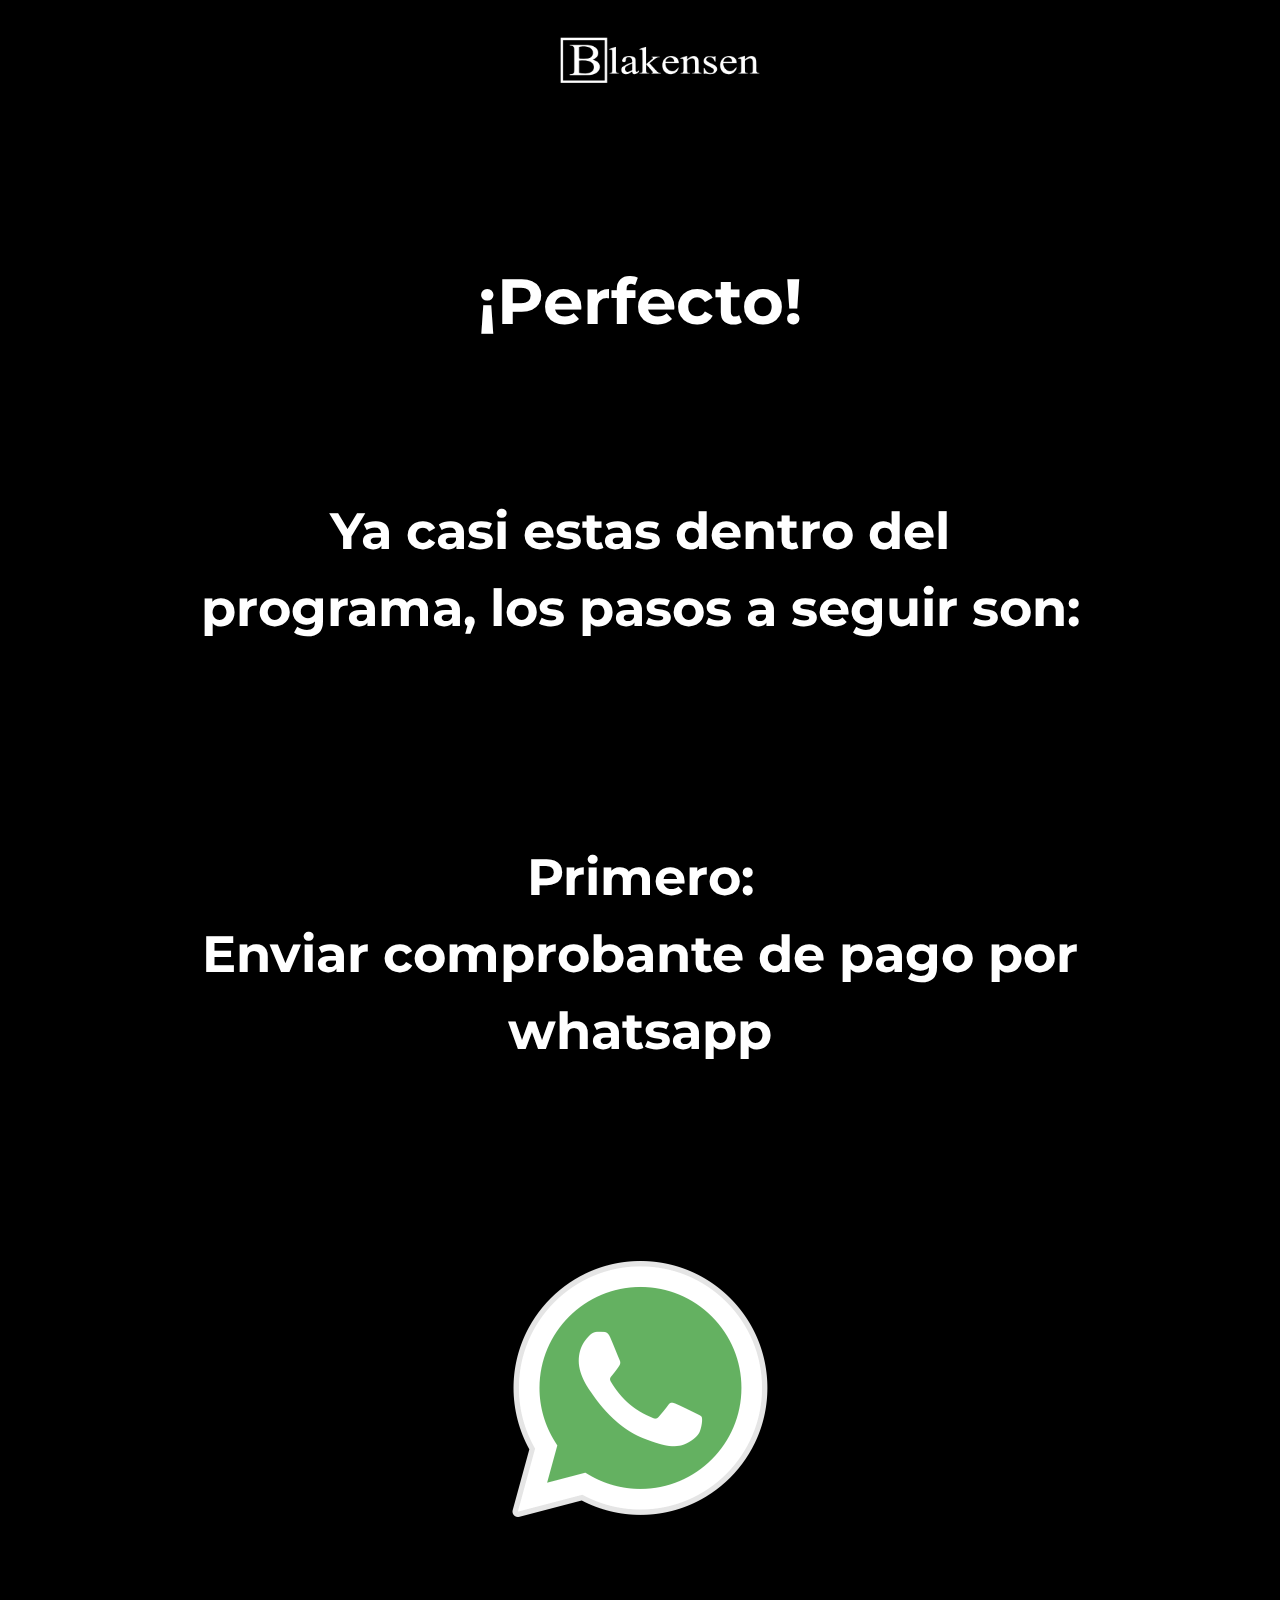
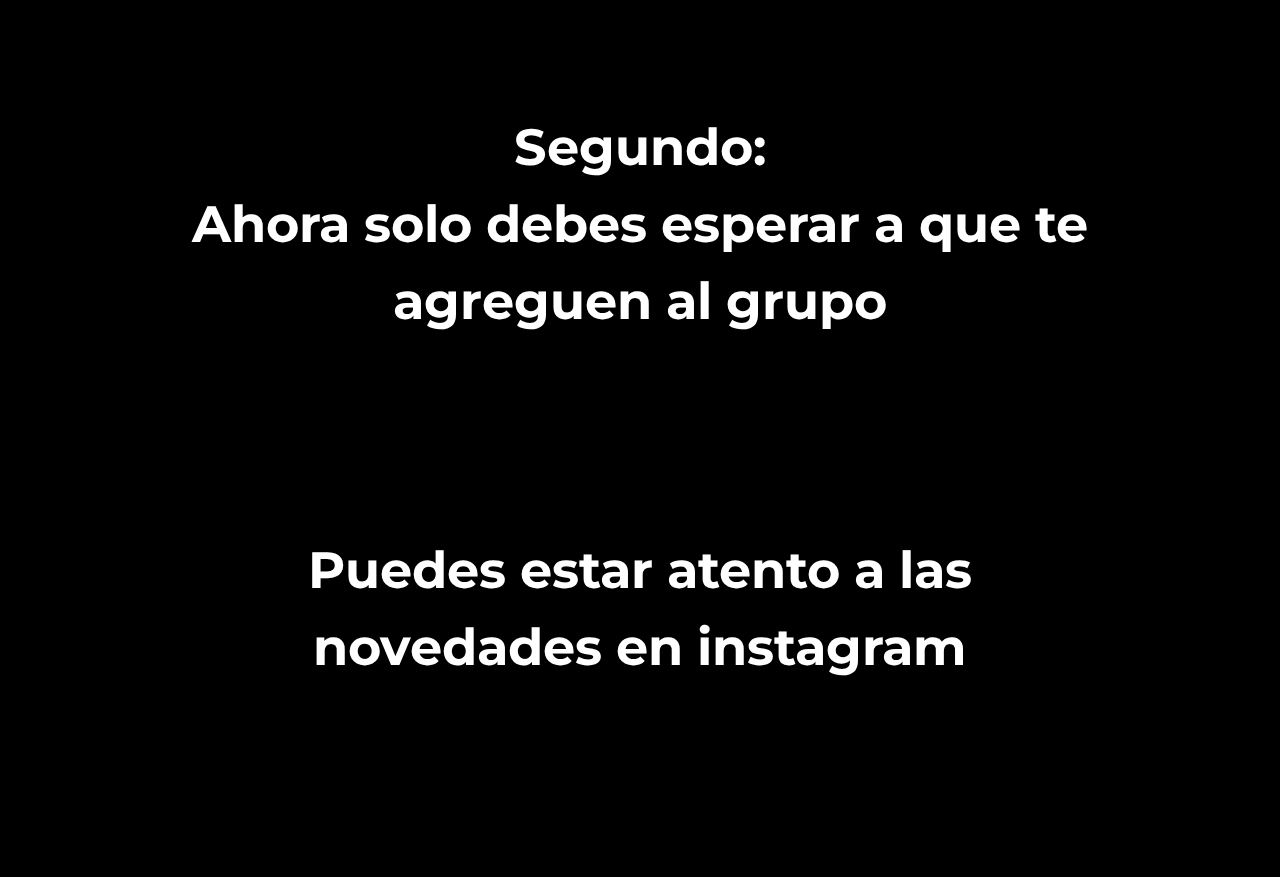
<file: agradecimiento-dc.html>
<!DOCTYPE html>
<html lang="en">
<head>
    <meta charset="UTF-8">
    <meta http-equiv="X-UA-Compatible" content="IE=edge">
    <meta name="viewport" content="width=device-width, initial-scale=1.0">
    <link rel="preconnect" href="https://fonts.gstatic.com" crossorigin>
<link href="https://fonts.googleapis.com/css2?family=Montserrat:wght@500&family=Sniglet&display=swap" rel="stylesheet">
<link rel="stylesheet" href="normalize.css" type="text/css">
    <link rel="stylesheet" href="style-agradecimiento.css" type="text/css">
    <title>Ya estás adentro</title>
</head>
<body class="body">
    <img class="p1blakensen" src="p1blackensenWide.png"alt="">
   <h1 class="primerh1">¡Perfecto!</h1>
   <h2 class="h2"> Ya casi estas dentro del programa, los pasos a seguir son:</h2>
   <h2 class="h2"> Primero:<br> Enviar comprobante de pago por whatsapp </h2>
   <a class="button-whatsapp" href="https://api.whatsapp.com/send?phone=59897377325&text=Ya%20me%20inscrib%C3%AD%20al%20bootcamp%20de%20Daygame%20y%20Cibergame!"><img class="img-whatsapp" src="boton-de-whastapp.png" alt=""></a>
   <h2 class="h2"> Segundo:<br> Ahora solo debes esperar a que te agreguen al grupo </h2>
   <h2 class="h2"> Puedes estar atento a las novedades en instagram</h2>
   <div data-mc-src="085f0c6f-43cc-42c2-a896-692442976fe8#instagram"></div>
        
        <script 
          src="https://cdn2.woxo.tech/a.js#641a77aa0a1605513ab1f222" 
          async data-usrc>
        </script>
</body>
</file>
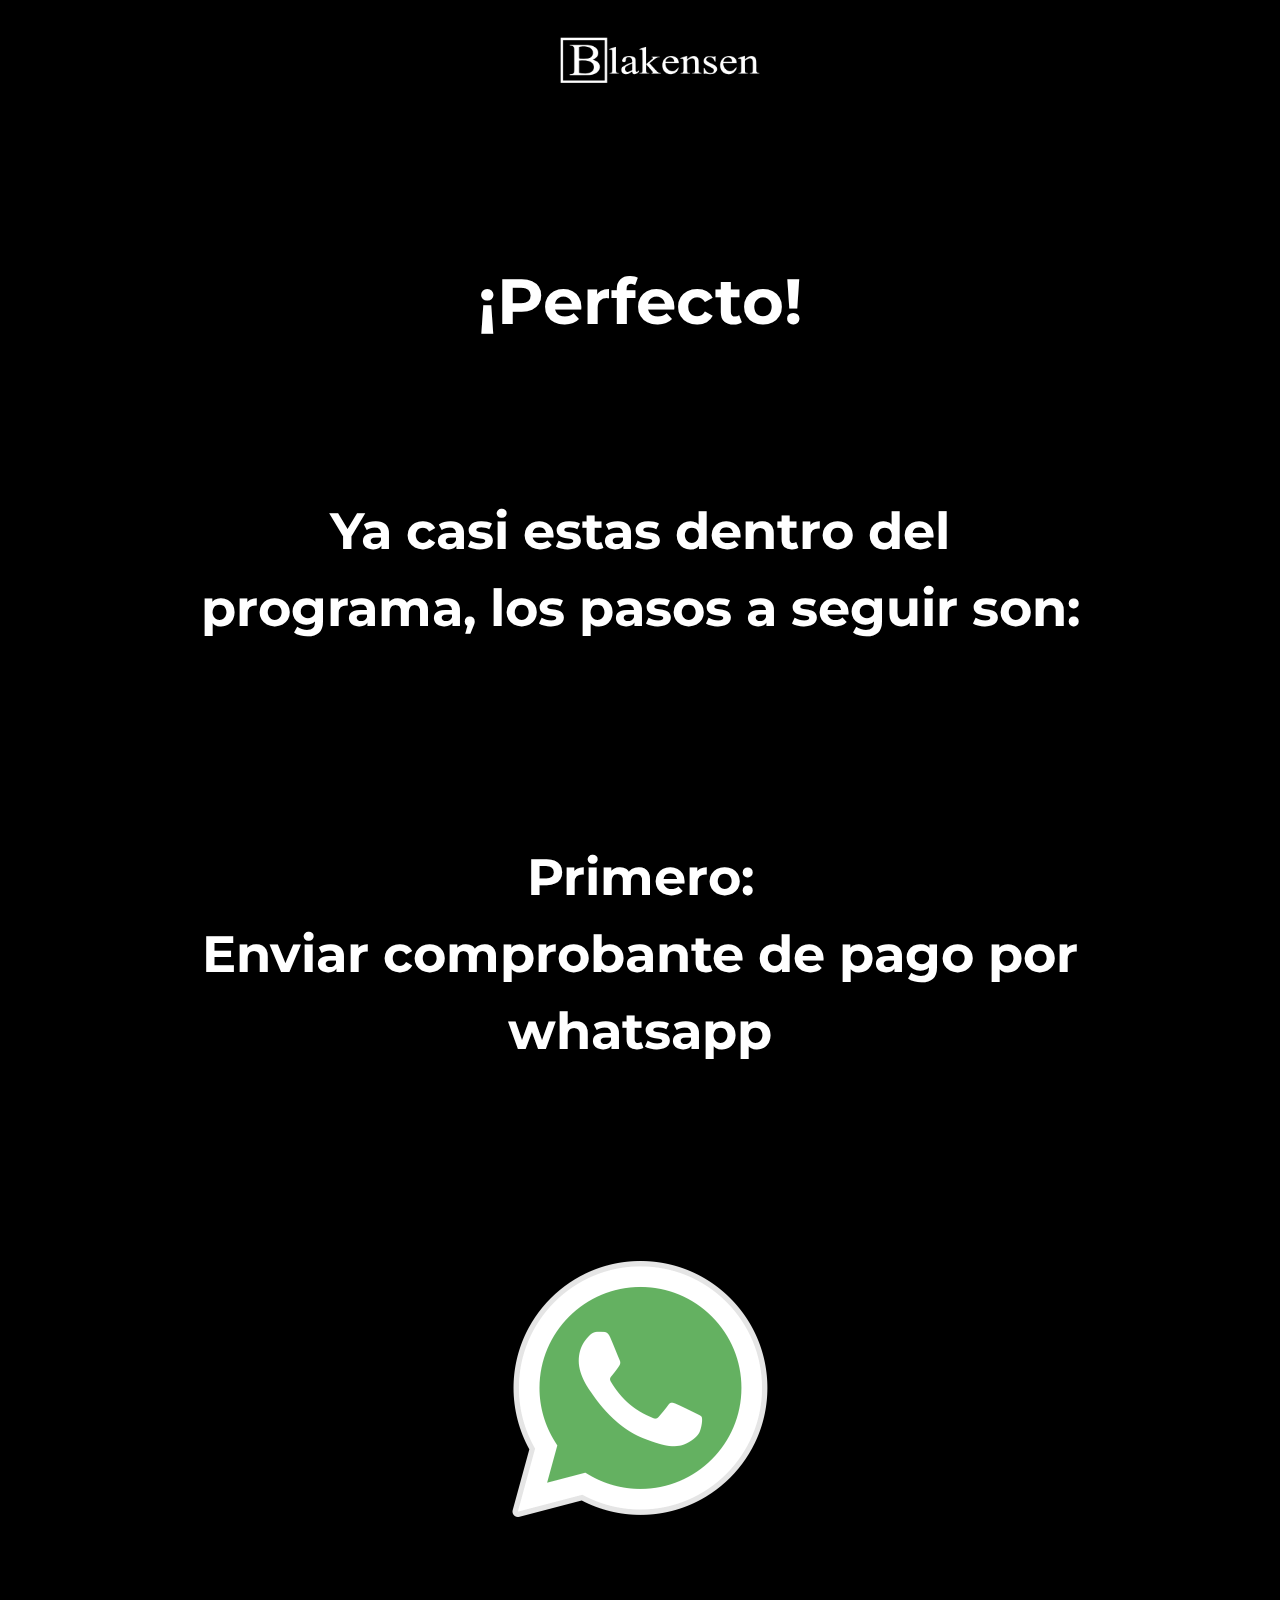
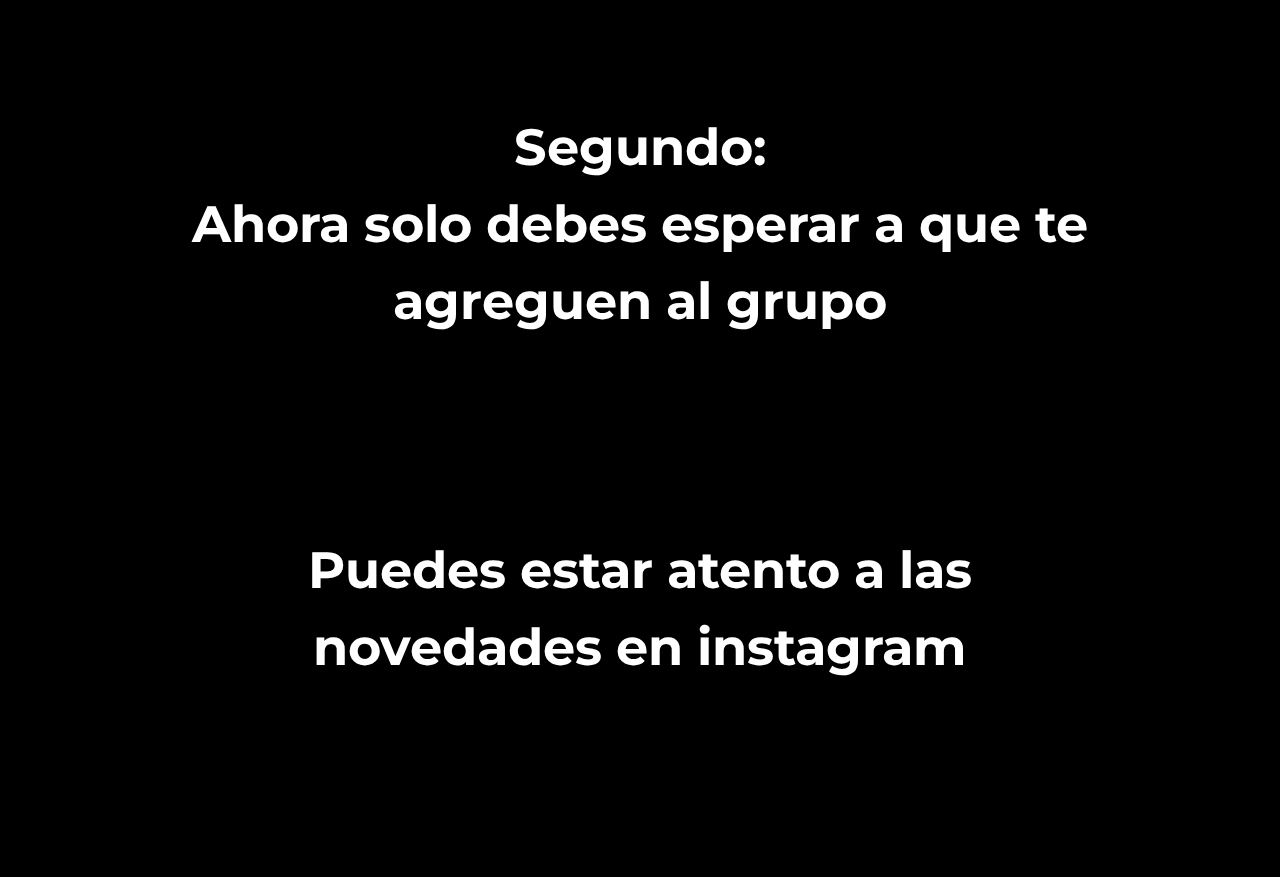
<file: agradecimiento.html>
<!DOCTYPE html>
<html lang="en">
<head>
    <meta charset="UTF-8">
    <meta http-equiv="X-UA-Compatible" content="IE=edge">
    <meta name="viewport" content="width=device-width, initial-scale=1.0">
    <link rel="preconnect" href="https://fonts.gstatic.com" crossorigin>
<link href="https://fonts.googleapis.com/css2?family=Montserrat:wght@500&family=Sniglet&display=swap" rel="stylesheet">
<link rel="stylesheet" href="normalize.css" type="text/css">
    <link rel="stylesheet" href="style-agradecimiento.css" type="text/css">
    <title>Ya estás adentro</title>
</head>
<body class="body">
    <img class="p1blakensen" src="p1blackensenWide.png"alt="">
   <h1 class="primerh1">¡Perfecto!</h1>
   <h2 class="h2"> Ya casi estas dentro del programa, los pasos a seguir son:</h2>
   <h2 class="h2"> Primero:<br> Enviar comprobante de pago por whatsapp </h2>
   <a class="button-whatsapp" href="https://api.whatsapp.com/send?phone=59897377325&text=Envio%20comprobante%20de%20pago%20Master%20en%20seducci%C3%B3n"><img class="img-whatsapp" src="boton-de-whastapp.png" alt=""></a>
   <h2 class="h2"> Segundo:<br> Ahora solo debes esperar a que te agreguen al grupo </h2>
   <h2 class="h2"> Puedes estar atento a las novedades en instagram</h2>
   <div data-mc-src="085f0c6f-43cc-42c2-a896-692442976fe8#instagram"></div>
        
        <script 
          src="https://cdn2.woxo.tech/a.js#641a77aa0a1605513ab1f222" 
          async data-usrc>
        </script>
</body>
</html>
</file>
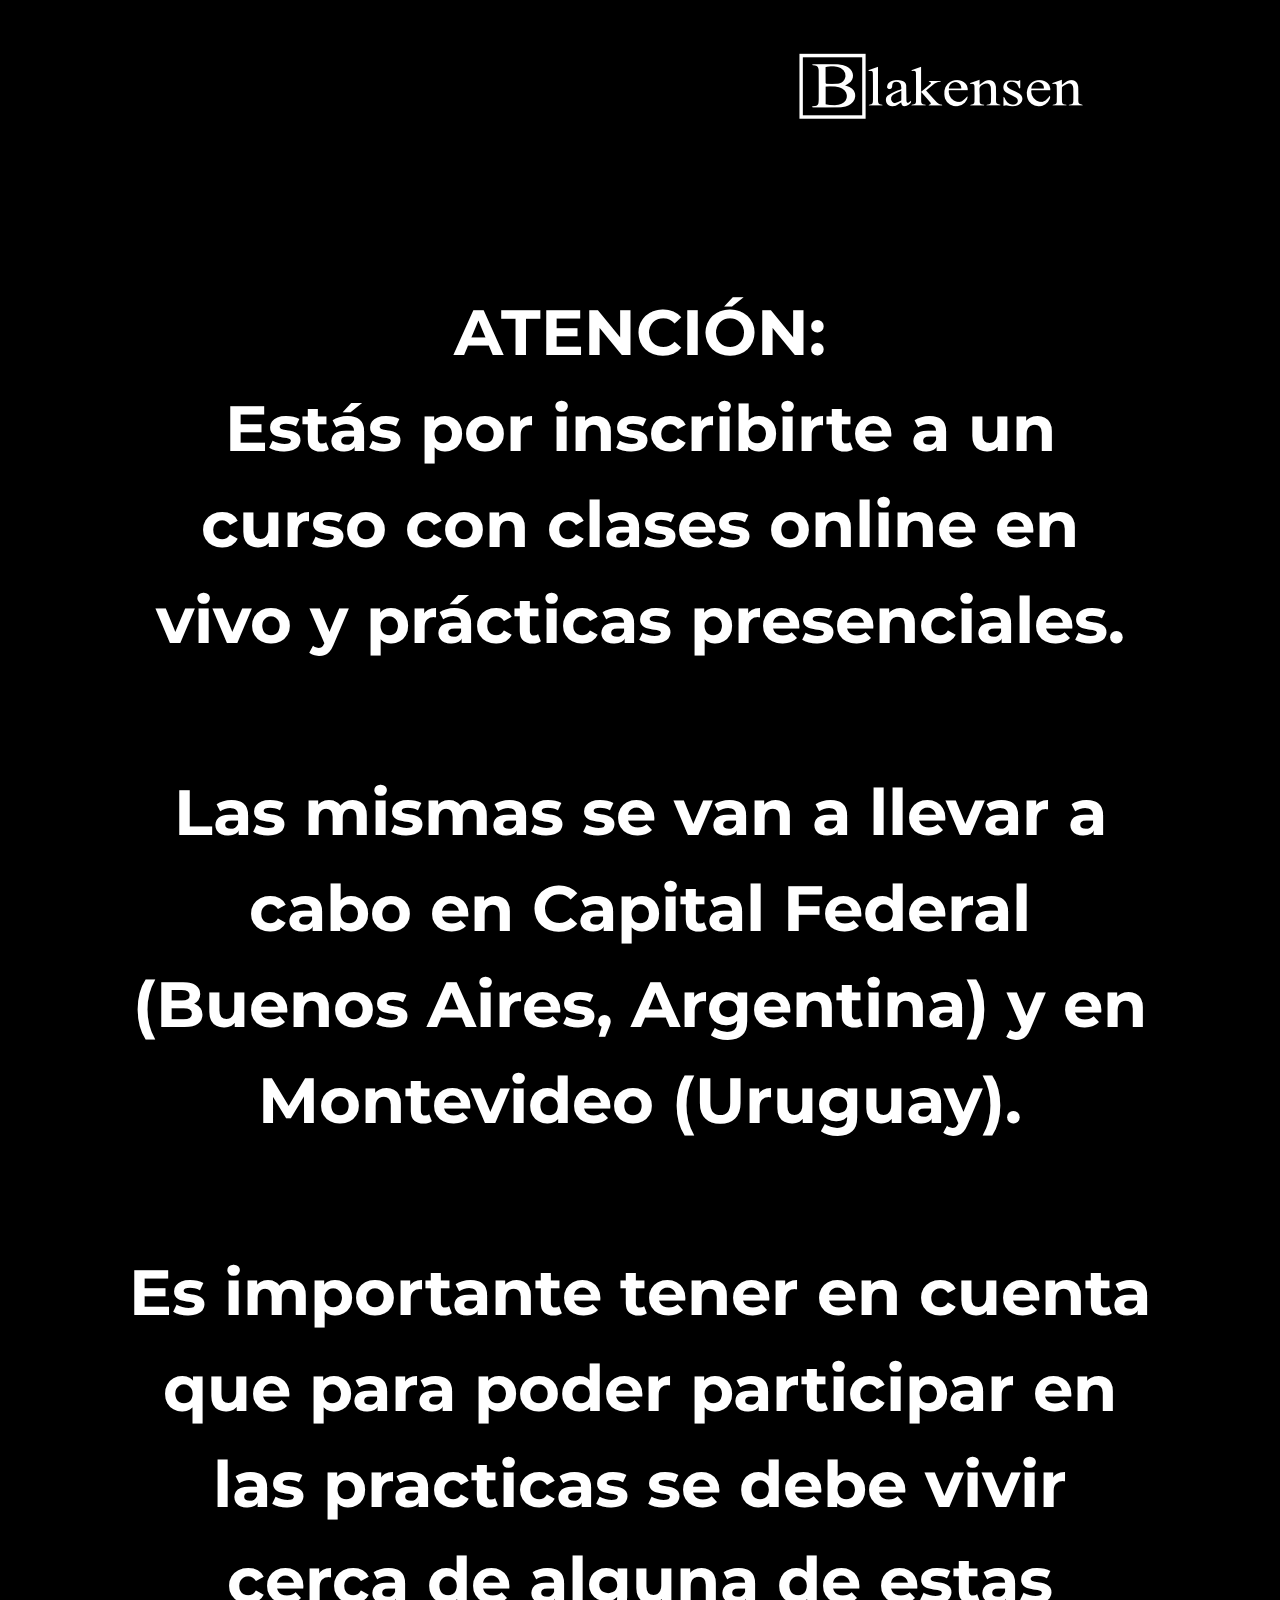
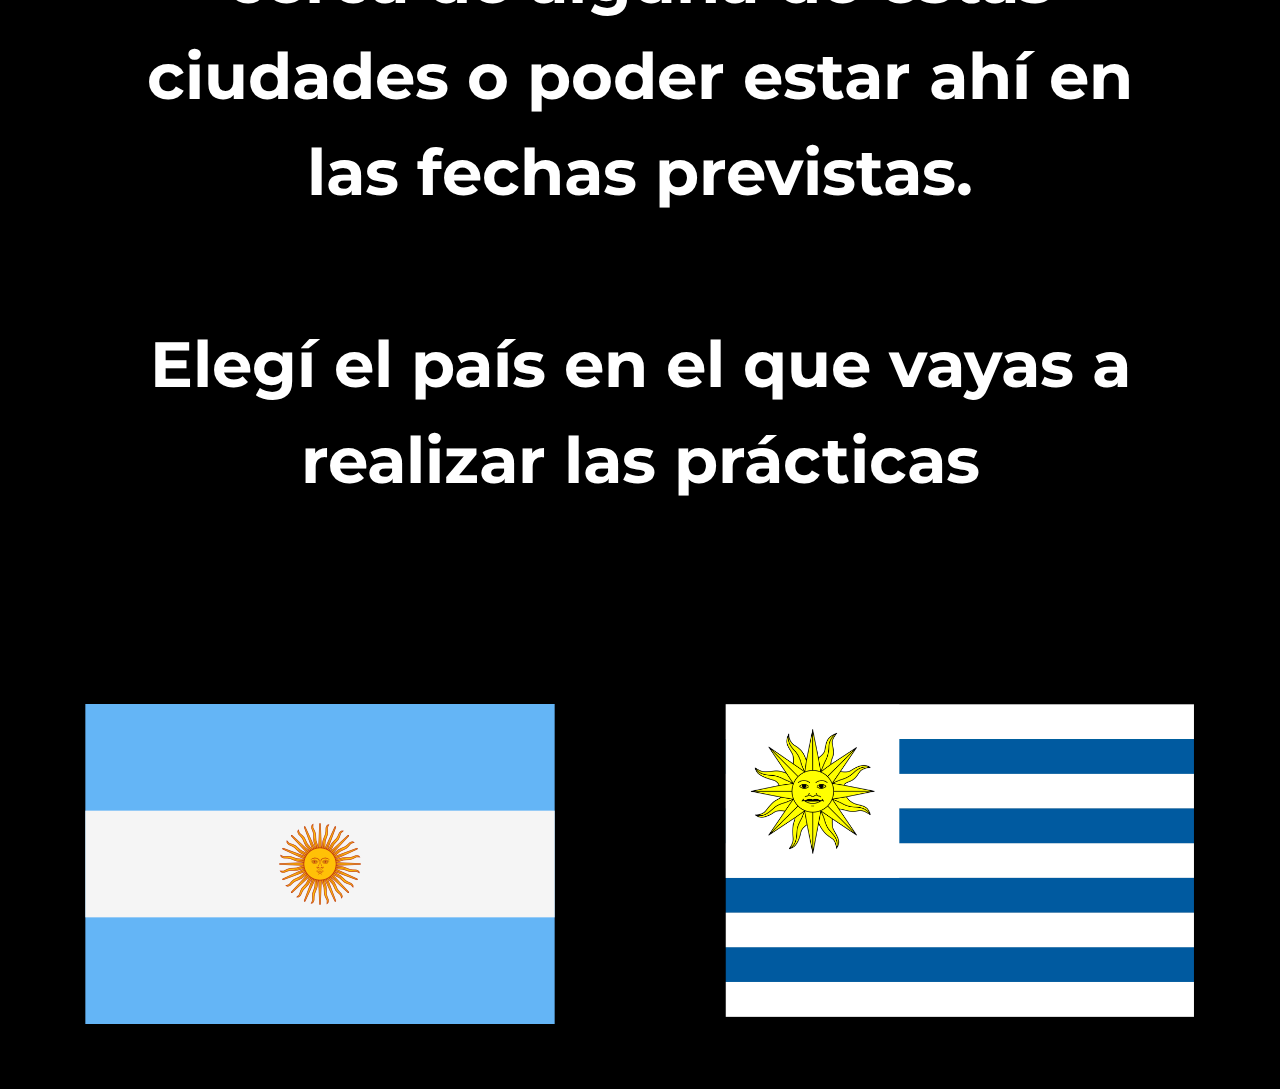
<file: filtro-paises-practica.html>
<!DOCTYPE html>
<html lang="en">
<head>
    <meta charset="UTF-8">
    <meta http-equiv="X-UA-Compatible" content="IE=edge">
    <meta name="viewport" content="width=device-width, initial-scale=1.0">
    <link rel="preconnect" href="https://fonts.gstatic.com" crossorigin>
<link href="https://fonts.googleapis.com/css2?family=Montserrat:wght@500&family=Sniglet&display=swap" rel="stylesheet">
    <link rel="stylesheet" href="normalize.css" type="text/css">
    <link rel="stylesheet" href="filtro-paises-practica.css" type="text/css">
    <title>Pasarela de pagos para curso con práctica</title>
</head>
<body class="body">
    <img src="p1blackensenWide.png" alt="" class="img1-blakensenWide pdf">
    <img src="p1blackensen.png" alt="" class="img1-blakensen pdf">
    <h1 class="h1">ATENCIÓN: <br> Estás por inscribirte a un curso con clases online en vivo y prácticas presenciales. <br><br>
    Las mismas se van a llevar a cabo en Capital Federal (Buenos Aires, Argentina) y en Montevideo (Uruguay). <br><br>
    Es importante tener en cuenta que para poder participar en las practicas se debe vivir cerca de alguna de estas ciudades o poder estar ahí en las fechas previstas. <br> <br>
    Elegí el país en el que vayas a realizar las prácticas</h1>
    <a href="/" class="bandera-argentina-boton"><img class="bandera-argentina" src="bandera-argentina.png" alt=""></a>
    <a href="/" class="bandera-uruguay-boton"><img class="bandera-uruguay" src="bandera-uruguay.png" alt=""></a>
    <div data-mc-src="085f0c6f-43cc-42c2-a896-692442976fe8#instagram"></div>
        
        <script 
          src="https://cdn2.woxo.tech/a.js#641a77aa0a1605513ab1f222" 
          async data-usrc>
        </script>
</body>
</html>
</file>
<file: style-agradecimiento.css>
html { 
    overflow-x: hidden; 
    line-height: 0;
    width: 100%;
  } 
  
  .body{
      background-color: black;
      overflow-x: hidden;
      width: 100%;
      margin-right: 0;
      line-height: 0;
      padding-left: 0;
  }
  

.p1blakensen{
    height: auto;
   width: 100%;
}
.primerh1{
    font-size: 5vw;
    font-family: 'Montserrat', sans-serif;
    margin: 15%;
    text-align: center;
    color: #fff;
}
.h2{
    font-size: 4vw;
    font-family: 'Montserrat', sans-serif;
    margin: 15%;
    text-align: center;
    color: #fff;
    line-height: 1.5;
}
.button-whatsapp{
    display: block;
    margin-left: 40%;
    width: 20vw;
    height: 20vw;
    border-radius: 100%;
    margin-bottom: 5vw;
  }
  .img-whatsapp{
   width: 100%;
   height: 100%;
   object-fit: contain; 
  }
</file>
<file: filtro-paises-practica.css>
html { 
    overflow-x: hidden;
    line-height: 0;
    width: 100%;
  } 
  
  .body{
      background-color: black;
      overflow-x: hidden;
      width: 100%;
      margin-right: 0;
      line-height: 0;
      padding-left: 0;
  }
  
  .img1-blakensen{
    display: inline-block;
      width: 100%;
      height: auto;
  }
  .img1-blakensenWide{
    width: 100;
    height: auto;
    display: none;
    margin: 0;
  }

  .h1{
    color: #fff;
    line-height: 1.5;
    font-family:  'Montserrat', sans-serif ;
    font-size: 5vw;
    margin: 10%;
    text-align: center;
  }
  .bandera-argentina-boton, .bandera-uruguay-boton{
    margin: 5%;
    width: 40vw;
    height: auto;
    display: block;
  }
  .bandera-argentina-boton{
    float: left;
    top: -20px;
  }
  .bandera-uruguay-boton{
    float: right;
  }
  .bandera-argentina, .bandera-uruguay{
    width: 40vw;
    height: auto;
  }
  @media screen and (min-width: 800px){
    .img1-blakensenWide{
        display: inline-block;
    }
    .img1-blakensen{
        display: none;
    }
  }
</file>
